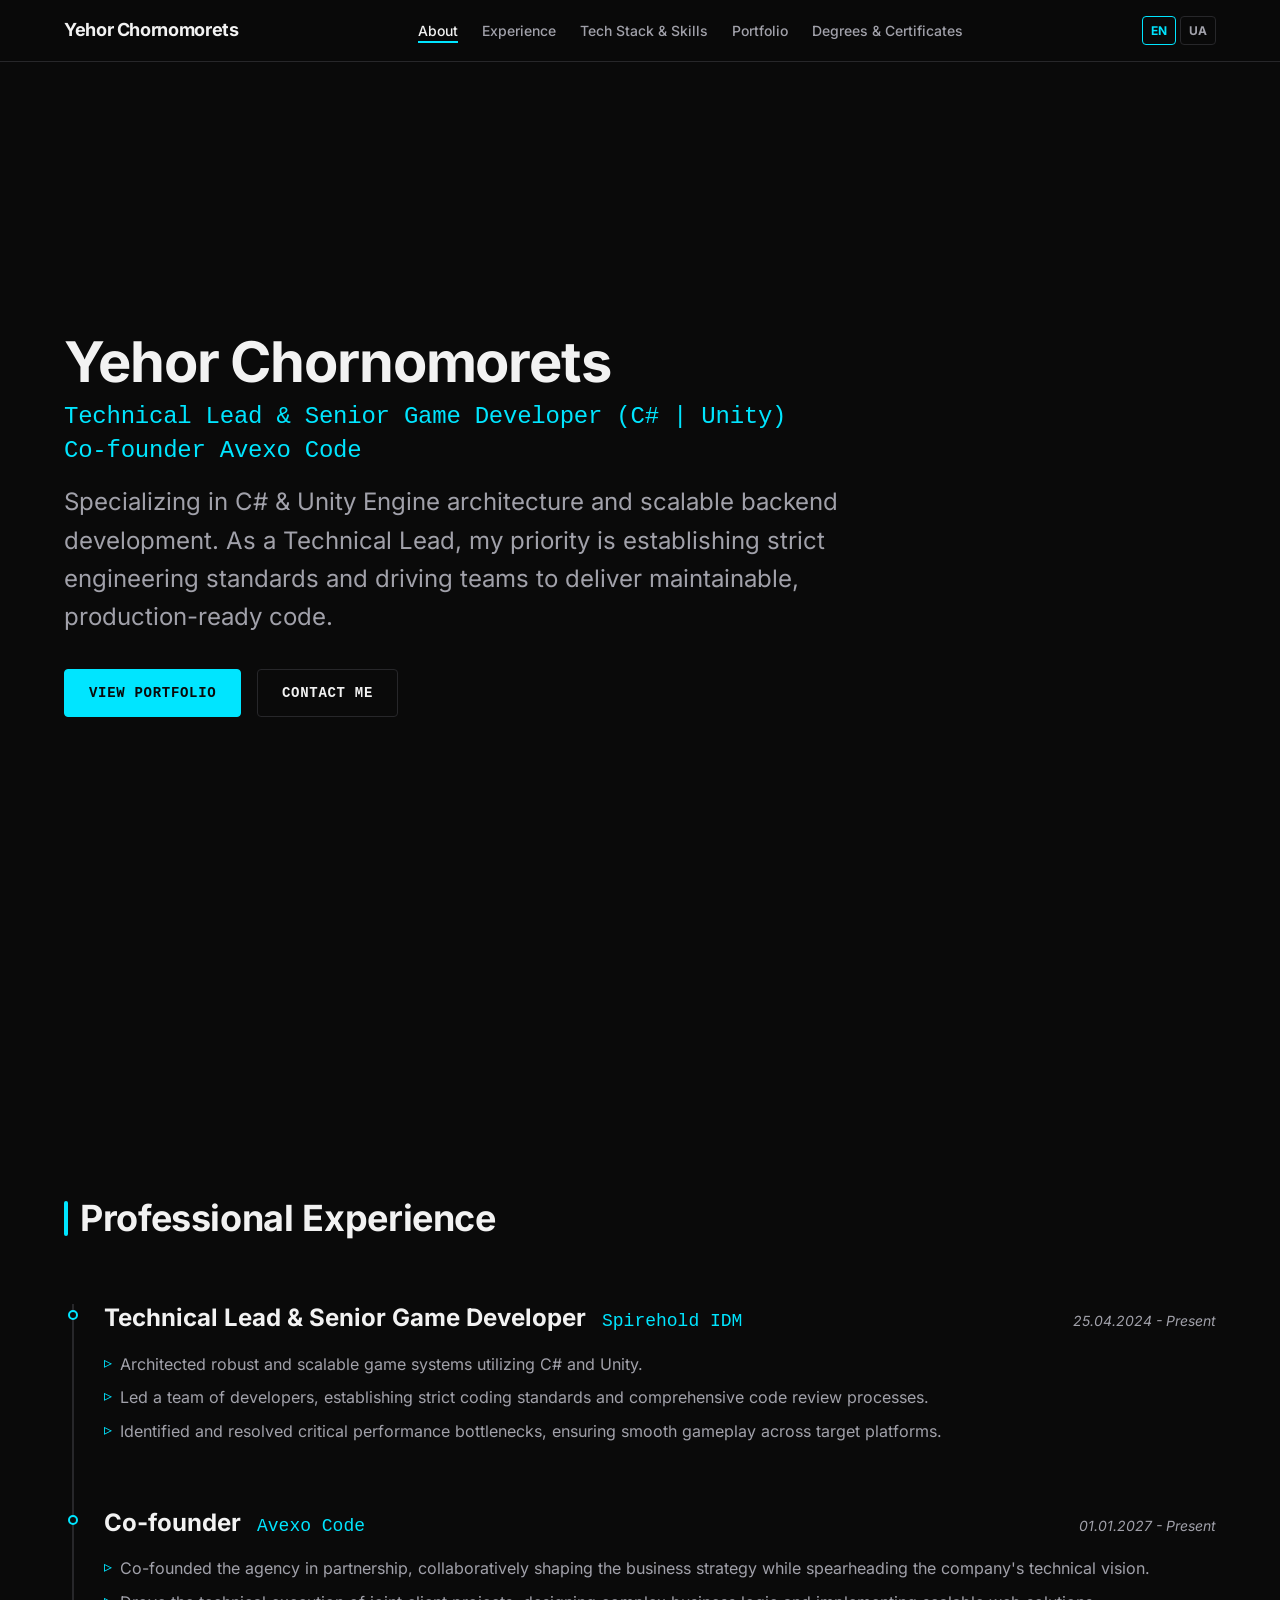
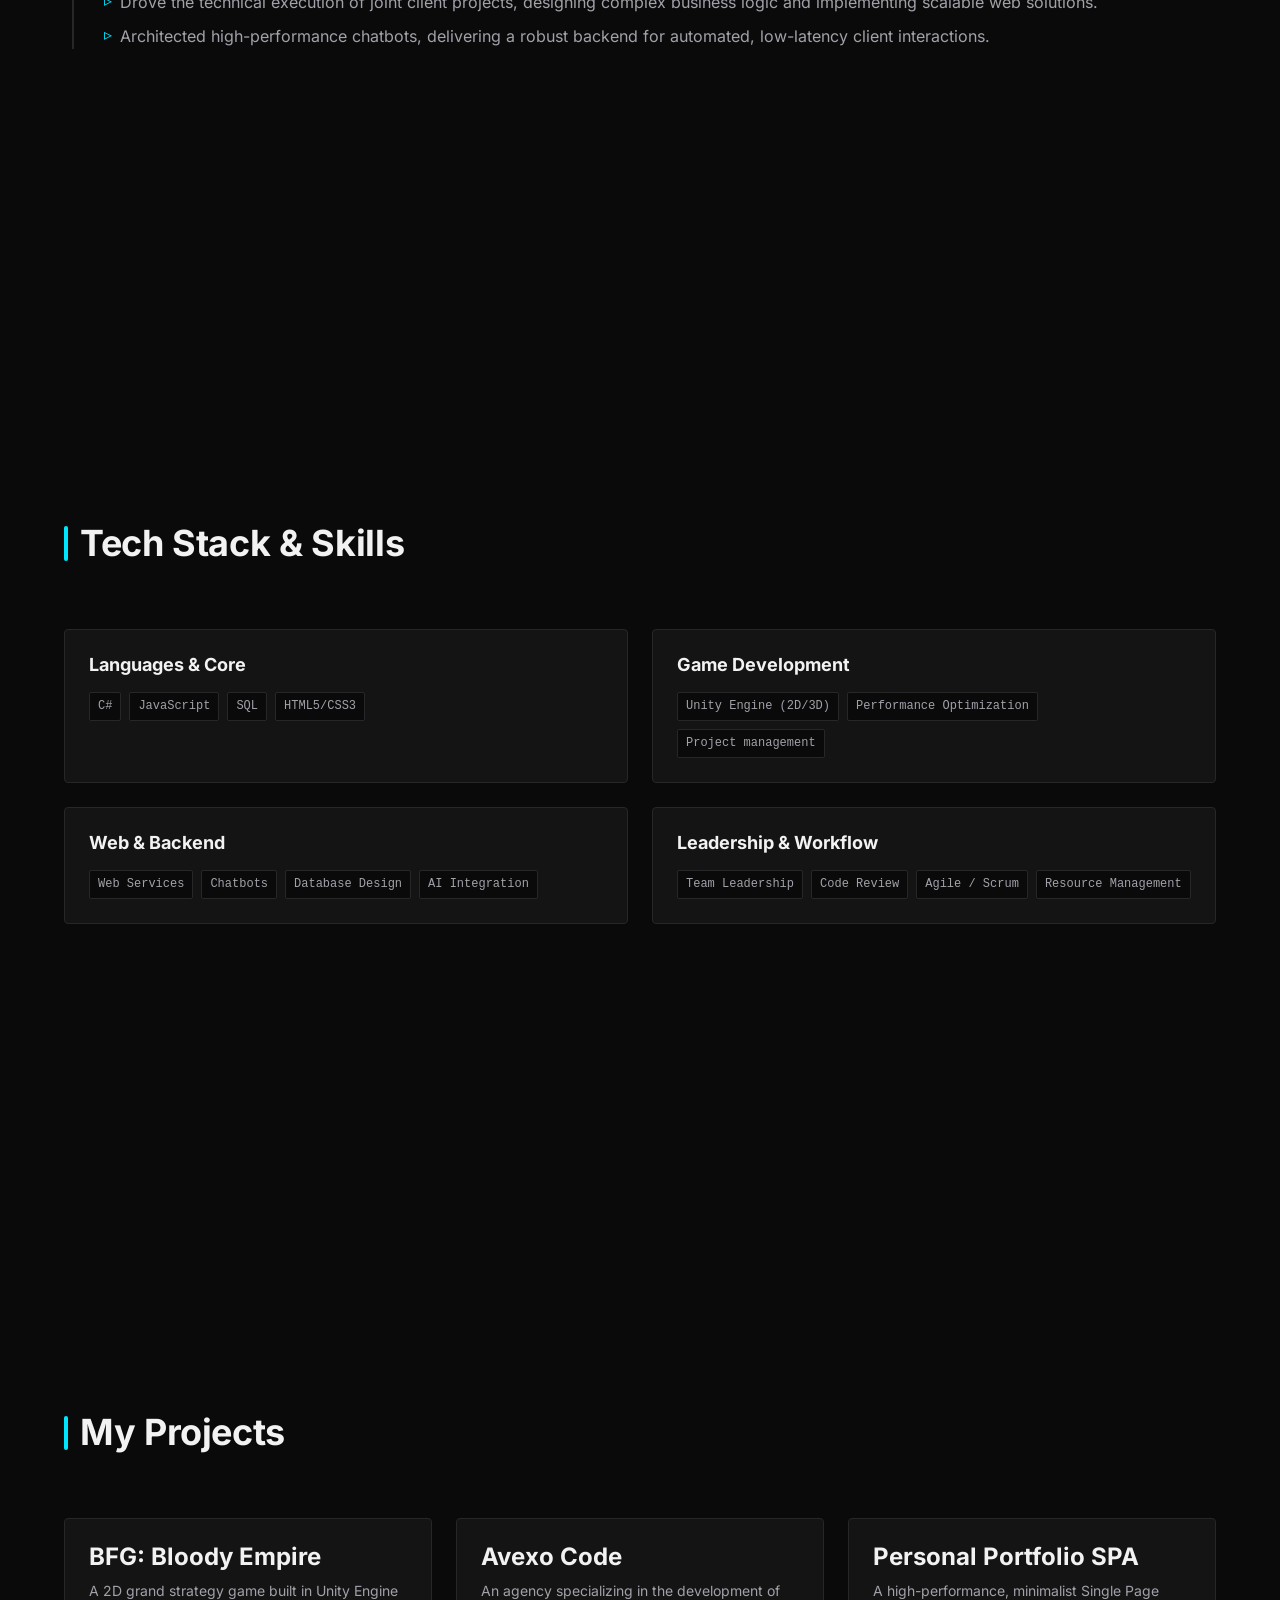
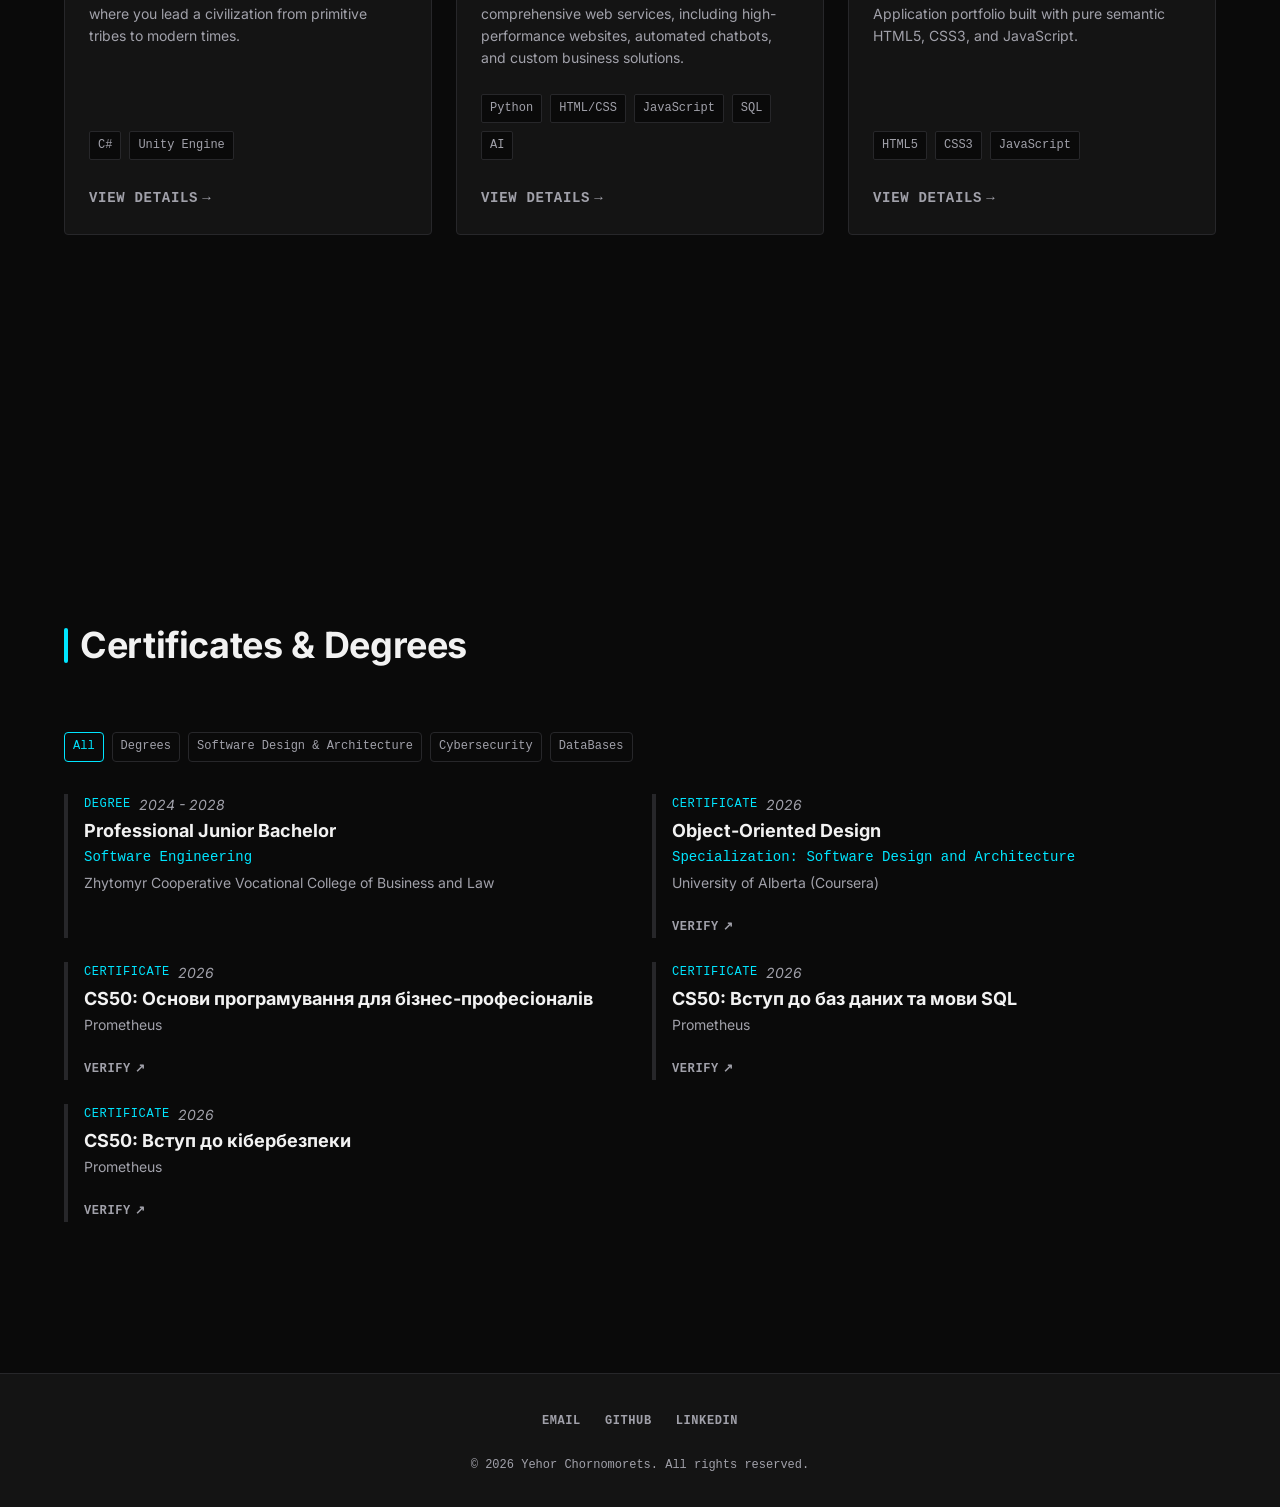
<file: index.html>
<!DOCTYPE html>
<html lang="en">
<head>
    <meta charset="UTF-8">
    <meta name="viewport" content="width=device-width, initial-scale=1.0">
    <meta name="description" content="Personal portfolio and interactive CV of Yehor Chornomorets, Technical Lead & Senior Game Developer (C# | Unity) at Spirehold IDM and Co-founder Avexo Code.">
    <title>Yehor Chornomorets | Technical Lead & Senior Game Developer (C# | Unity)</title>
    <link rel="stylesheet" href="assets/css/main.css">
    <link rel="stylesheet" href="assets/css/layout.css">
    <script src="assets/js/app.js" defer></script>
</head>
<body class="page">
    <header class="header">
        <div class="header__container">
            <a href="#" class="header__logo" aria-label="Go to homepage">Yehor Chornomorets</a>
            <nav class="header__nav nav" aria-label="Main navigation">
                <ul class="nav__list">
                    <li class="nav__item">
                        <a href="#about" class="nav__link">About</a>
                    </li>
                    <li class="nav__item">
                        <a href="#experience" class="nav__link">Experience</a>
                    </li>
                    <li class="nav__item">
                        <a href="#skills" class="nav__link">Tech Stack & Skills</a>
                    </li>
                    <li class="nav__item">
                        <a href="#portfolio" class="nav__link">Portfolio</a>
                    </li>
                    <li class="nav__item">
                        <a href="#certificates" class="nav__link">Degrees & Certificates</a>
                    </li>
                </ul>
            </nav>
            <div class="header__lang lang-switcher">
                <a href="/" class="lang-switcher__link is-active" aria-label="English version">EN</a>
                <a href="/ua/" class="lang-switcher__link" aria-label="Українська версія">UA</a>
            </div>
        </div>
    </header>

    <main class="main">
        <section id="about" class="section section--about">
            <div class="section__container">
                <div class="hero">
                    <h1 class="hero__title">Yehor Chornomorets</h1>
                    <h2 class="hero__subtitle">
                        Technical Lead & Senior Game Developer (C# | Unity)<br>
                        Co-founder Avexo Code
                    </h2>
                    <p class="hero__description">Specializing in C# & Unity Engine architecture and scalable backend development. As a Technical Lead, my priority is establishing strict engineering standards and driving teams to deliver maintainable, production-ready code.</p>
                    <div class="hero__actions">
                        <a href="#portfolio" class="button button--primary">View Portfolio</a>
                        <a href="mailto:yehor.personal.work@gmail.com" class="button button--secondary">Contact Me</a>
                    </div>
                </div>
            </div>
        </section>

        <section id="experience" class="section section--experience">
            <div class="section__container">
                <h2 class="section-title">Professional Experience</h2>
                <div class="timeline">
                    <article class="timeline__item">
                        <header class="timeline__header">
                            <h3 class="timeline__title">Technical Lead & Senior Game Developer</h3>
                            <span class="timeline__company">Spirehold IDM</span>
                            <time class="timeline__date">25.04.2024 - Present</time>
                        </header>
                        <ul class="timeline__list">
                            <li class="timeline__list-item">Architected robust and scalable game systems utilizing C# and Unity.</li>
                            <li class="timeline__list-item">Led a team of developers, establishing strict coding standards and comprehensive code review processes.</li>
                            <li class="timeline__list-item">Identified and resolved critical performance bottlenecks, ensuring smooth gameplay across target platforms.</li>
                        </ul>
                    </article>
                    <article class="timeline__item">
                        <header class="timeline__header">
                            <h3 class="timeline__title">Co-founder</h3>
                            <span class="timeline__company">Avexo Code</span>
                            <time class="timeline__date">01.01.2027 - Present</time>
                        </header>
                        <ul class="timeline__list">
                            <li class="timeline__list-item">Co-founded the agency in partnership, collaboratively shaping the business strategy while spearheading the company's technical vision.</li>
                            <li class="timeline__list-item">Drove the technical execution of joint client projects, designing complex business logic and implementing scalable web solutions.</li>
                            <li class="timeline__list-item">Architected high-performance chatbots, delivering a robust backend for automated, low-latency client interactions.</li>
                        </ul>
                    </article>
                </div>
            </div>
        </section>

        <section id="skills" class="section section--skills">
            <div class="section__container">
                <h2 class="section-title">Tech Stack & Skills</h2>
                <div class="skills-grid">
                    <article class="skill-card">
                        <h3 class="skill-card__title">Languages & Core</h3>
                        <ul class="skill-card__tags">
                            <li class="skill-card__tag">C#</li>
                            <li class="skill-card__tag">JavaScript</li>
                            <li class="skill-card__tag">SQL</li>
                            <li class="skill-card__tag">HTML5/CSS3</li>
                        </ul>
                    </article>
                    <article class="skill-card">
                        <h3 class="skill-card__title">Game Development</h3>
                        <ul class="skill-card__tags">
                            <li class="skill-card__tag">Unity Engine (2D/3D)</li>
                            <li class="skill-card__tag">Performance Optimization</li>
                            <li class="skill-card__tag">Project management</li>
                        </ul>
                    </article>
                    <article class="skill-card">
                        <h3 class="skill-card__title">Web & Backend</h3>
                        <ul class="skill-card__tags">
                            <li class="skill-card__tag">Web Services</li>
                            <li class="skill-card__tag">Chatbots</li>
                            <li class="skill-card__tag">Database Design</li>
                            <li class="skill-card__tag">AI Integration</li>
                        </ul>
                    </article>
                    <article class="skill-card">
                        <h3 class="skill-card__title">Leadership & Workflow</h3>
                        <ul class="skill-card__tags">
                            <li class="skill-card__tag">Team Leadership</li>
                            <li class="skill-card__tag">Code Review</li>
                            <li class="skill-card__tag">Agile / Scrum</li>
                            <li class="skill-card__tag">Resource Management</li>
                        </ul>
                    </article>
                </div>
            </div>
        </section>

        <section id="portfolio" class="section section--portfolio">
            <div class="section__container">
                <h2 class="section-title">My Projects</h2>
                <div class="portfolio-grid">
                    <article class="project-card">
                        <h3 class="project-card__title">BFG: Bloody Empire</h3>
                        <p class="project-card__description">A 2D grand strategy game built in Unity Engine where you lead a civilization from primitive tribes to modern times.</p>
                        <ul class="project-card__tags">
                            <li class="project-card__tag">C#</li>
                            <li class="project-card__tag">Unity Engine</li>
                        </ul>
                        <div class="project-card__links">
                            <a href="#" class="project-card__link">View Details</a>
                        </div>
                    </article>
                    <article class="project-card">
                        <h3 class="project-card__title">Avexo Code</h3>
                        <p class="project-card__description">An agency specializing in the development of comprehensive web services, including high-performance websites, automated chatbots, and custom business solutions.</p>
                        <ul class="project-card__tags">
                            <li class="project-card__tag">Python</li>
                            <li class="project-card__tag">HTML/CSS</li>
                            <li class="project-card__tag">JavaScript</li>
                            <li class="project-card__tag">SQL</li>
                            <li class="project-card__tag">AI</li>
                        </ul>
                        <div class="project-card__links">
                            <a href="#" class="project-card__link">View Details</a>
                        </div>
                    </article>
                    <article class="project-card">
                        <h3 class="project-card__title">Personal Portfolio SPA</h3>
                        <p class="project-card__description">A high-performance, minimalist Single Page Application portfolio built with pure semantic HTML5, CSS3, and JavaScript.</p>
                        <ul class="project-card__tags">
                            <li class="project-card__tag">HTML5</li>
                            <li class="project-card__tag">CSS3</li>
                            <li class="project-card__tag">JavaScript</li>
                        </ul>
                        <div class="project-card__links">
                            <a href="#" class="project-card__link">View Details</a>
                        </div>
                    </article>
                </div>
            </div>
        </section>

        <section id="certificates" class="section section--certificates">
            <div class="section__container">
                <h2 class="section-title">Certificates & Degrees</h2>
                <ul class="filter-nav">
                    <li><button class="filter-btn is-active" data-filter="all">All</button></li>
                    <li><button class="filter-btn" data-filter="degrees">Degrees</button></li>
                    <li><button class="filter-btn" data-filter="architecture">Software Design & Architecture</button></li>
                    <li><button class="filter-btn" data-filter="cybersecurity">Cybersecurity</button></li>
                    <li><button class="filter-btn" data-filter="databases">DataBases</button></li>
                </ul>

                <div class="edu-grid">
                    <article class="edu-item" data-category="degrees">
                        <div class="edu-item__meta">
                            <span class="edu-item__type">Degree</span>
                            <time class="edu-item__date">2024 - 2028</time>
                        </div>
                        <div class="edu-item__content">
                            <h3 class="edu-item__title">Professional Junior Bachelor</h3>
                            <span class="edu-item__specialty">Software Engineering</span>
                            <p class="edu-item__issuer">Zhytomyr Cooperative Vocational College of Business and Law</p>
                        </div>
                    </article>
                    
                    <article class="edu-item" data-category="architecture">
                        <div class="edu-item__meta">
                            <span class="edu-item__type">Certificate</span>
                            <time class="edu-item__date">2026</time>
                        </div>
                        <div class="edu-item__content">
                            <h3 class="edu-item__title">Object-Oriented Design</h3>
                            <span class="edu-item__specialty">Specialization: Software Design and Architecture</span>
                            <p class="edu-item__issuer">University of Alberta (Coursera)</p>
                            <a href="https://coursera.org/share/411d6013710b7db567fab989b98cc44f" target="_blank" rel="noopener noreferrer" class="edu-item__link">Verify</a>
                        </div>
                    </article>

                    <article class="edu-item" data-category="business">
                        <div class="edu-item__meta">
                            <span class="edu-item__type">Certificate</span>
                            <time class="edu-item__date">2026</time>
                        </div>
                        <div class="edu-item__content">
                            <h3 class="edu-item__title">CS50: Основи програмування для бізнес-професіоналів</h3>
                            <p class="edu-item__issuer">Prometheus</p>
                            <a href="https://certs.prometheus.org.ua/cert/a83e33aa41ab43c996cd6b8449447544" target="_blank" rel="noopener noreferrer" class="edu-item__link">Verify</a>
                        </div>
                    </article>
                    
                    <article class="edu-item" data-category="databases">
                        <div class="edu-item__meta">
                            <span class="edu-item__type">Certificate</span>
                            <time class="edu-item__date">2026</time>
                        </div>
                        <div class="edu-item__content">
                            <h3 class="edu-item__title">CS50: Вступ до баз даних та мови SQL</h3>
                            <p class="edu-item__issuer">Prometheus</p>
                            <a href="https://certs.prometheus.org.ua/cert/cc854e6fa4d648018ada371a29d35f56" target="_blank" rel="noopener noreferrer" class="edu-item__link">Verify</a>
                        </div>
                    </article>
                    
                    <article class="edu-item" data-category="cybersecurity">
                        <div class="edu-item__meta">
                            <span class="edu-item__type">Certificate</span>
                            <time class="edu-item__date">2026</time>
                        </div>
                        <div class="edu-item__content">
                            <h3 class="edu-item__title">CS50: Вступ до кібербезпеки</h3>
                            <p class="edu-item__issuer">Prometheus</p>
                            <a href="https://certs.prometheus.org.ua/cert/ce2f8d2b2a534865860c3b58598f7688" target="_blank" rel="noopener noreferrer" class="edu-item__link">Verify</a>
                        </div>
                    </article>
                </div>
            </div>
        </section>
    </main>

    <footer class="footer">
        <div class="footer__container">
            <ul class="footer__social social">
                <li class="social__item">
                    <a href="mailto:yehor.personal.work@gmail.com" class="social__link" aria-label="Send an email">Email</a>
                </li>
                <li class="social__item">
                    <a href="https://github.com/0-Mariortizz-0" class="social__link" target="_blank" rel="noopener noreferrer" aria-label="Visit GitHub profile">GitHub</a>
                </li>
                <li class="social__item">
                    <a href="https://www.linkedin.com/in/yco/" class="social__link" target="_blank" rel="noopener noreferrer" aria-label="Visit LinkedIn profile">LinkedIn</a>
                </li>
            </ul>
            <p class="footer__copyright">© 2026 Yehor Chornomorets. All rights reserved.</p>
        </div>
    </footer>
</body>
</html>
</file>
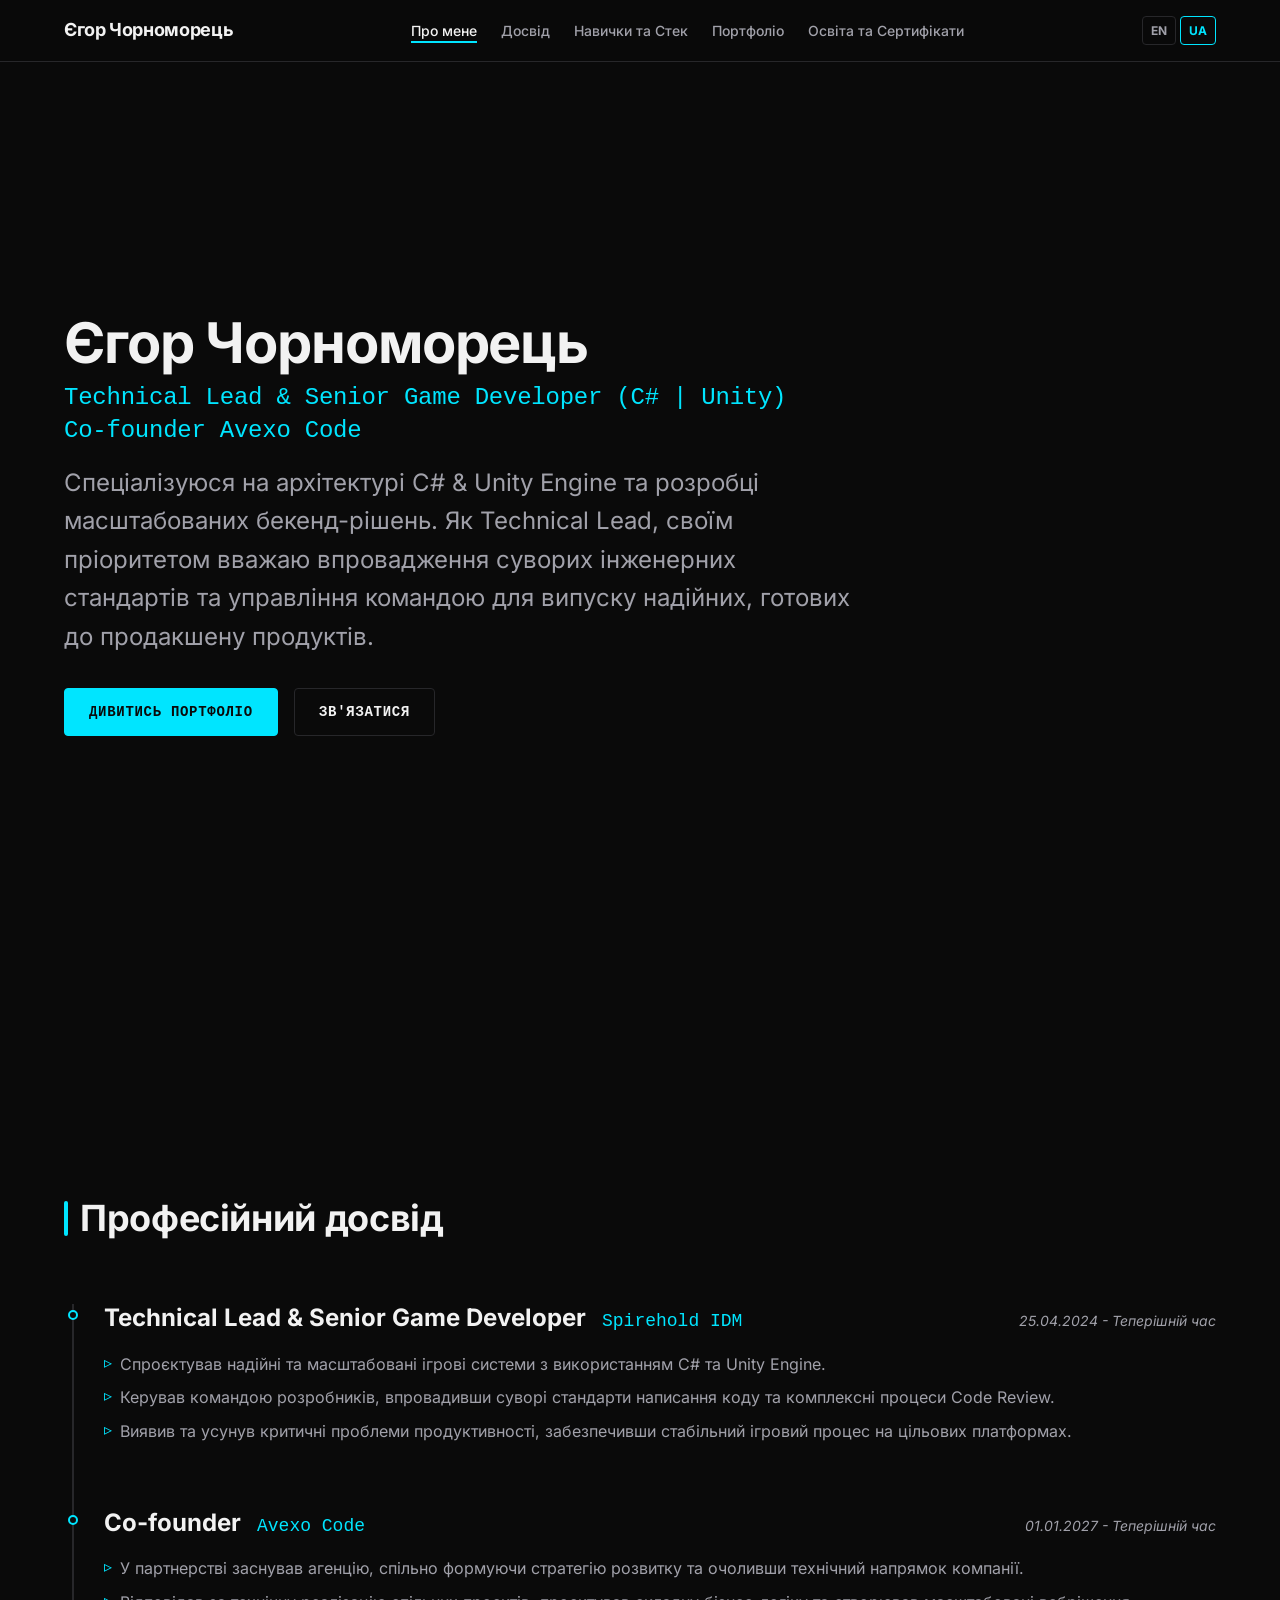
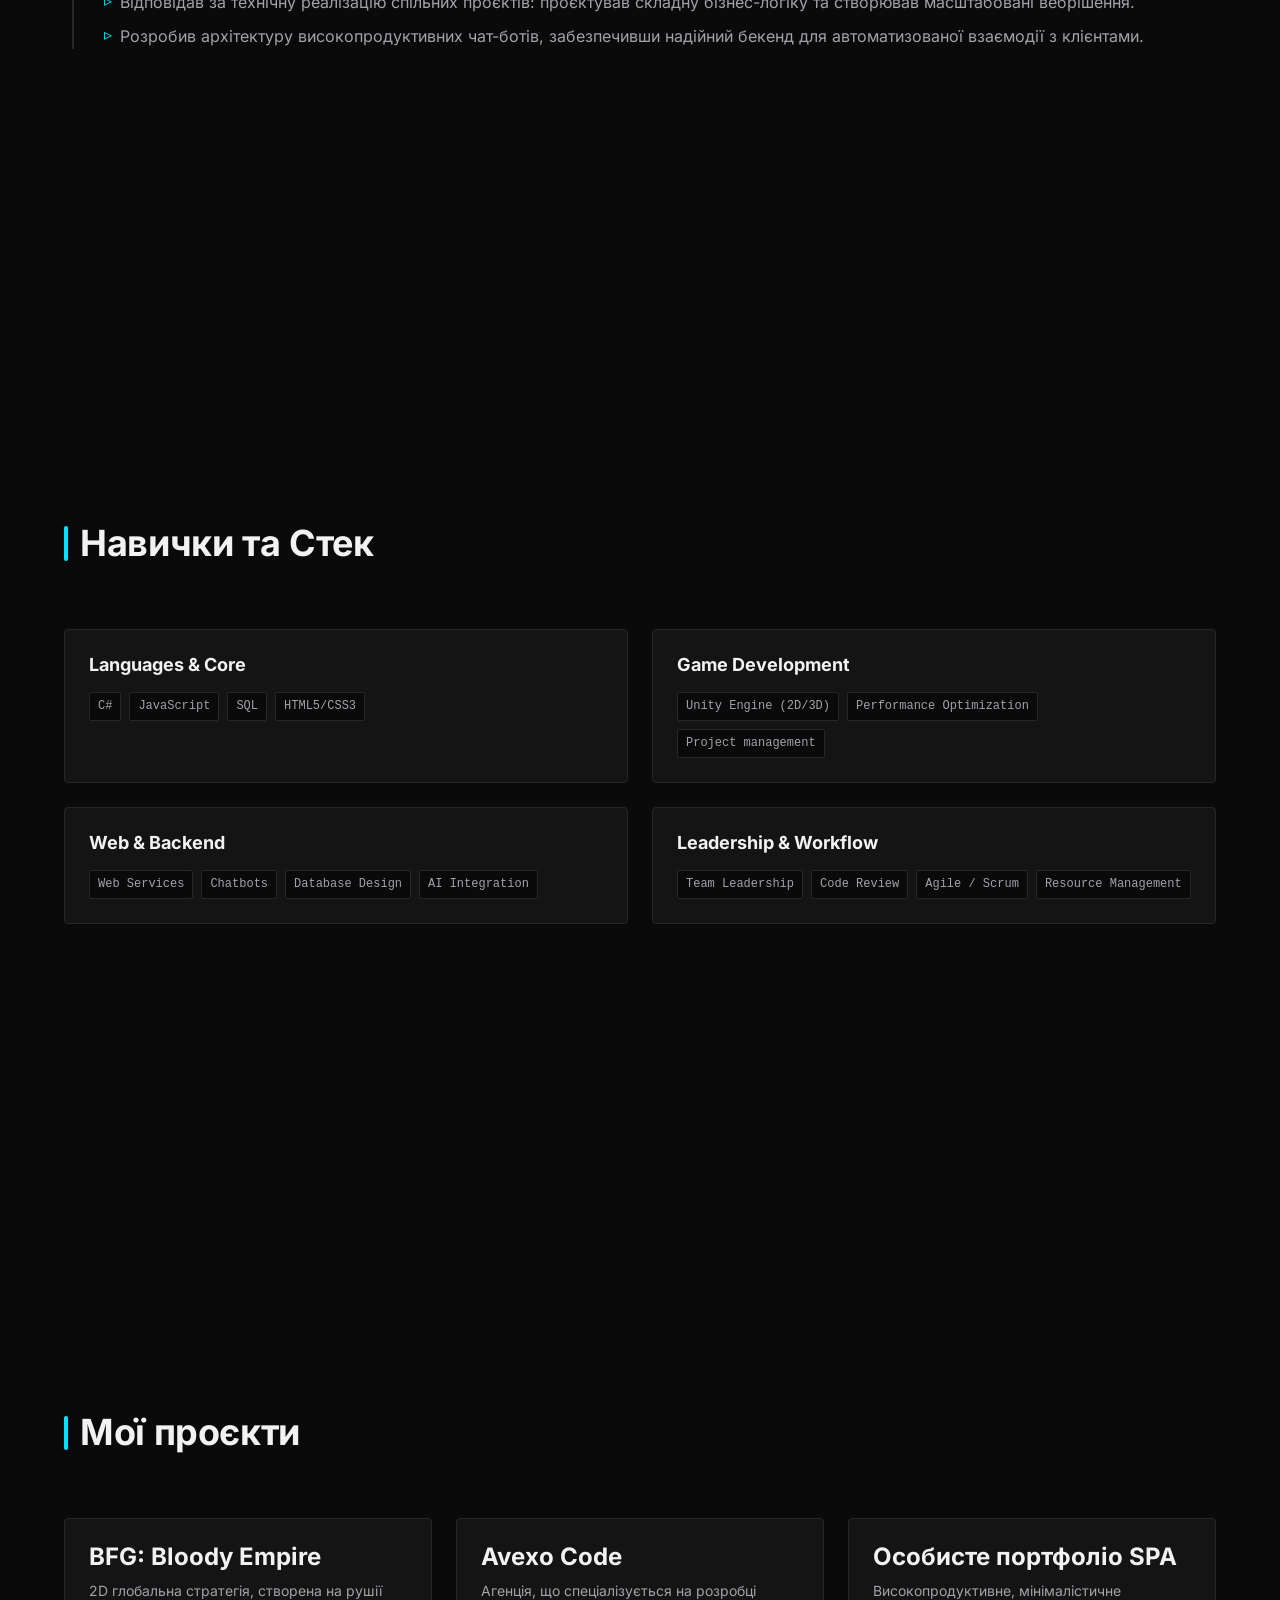
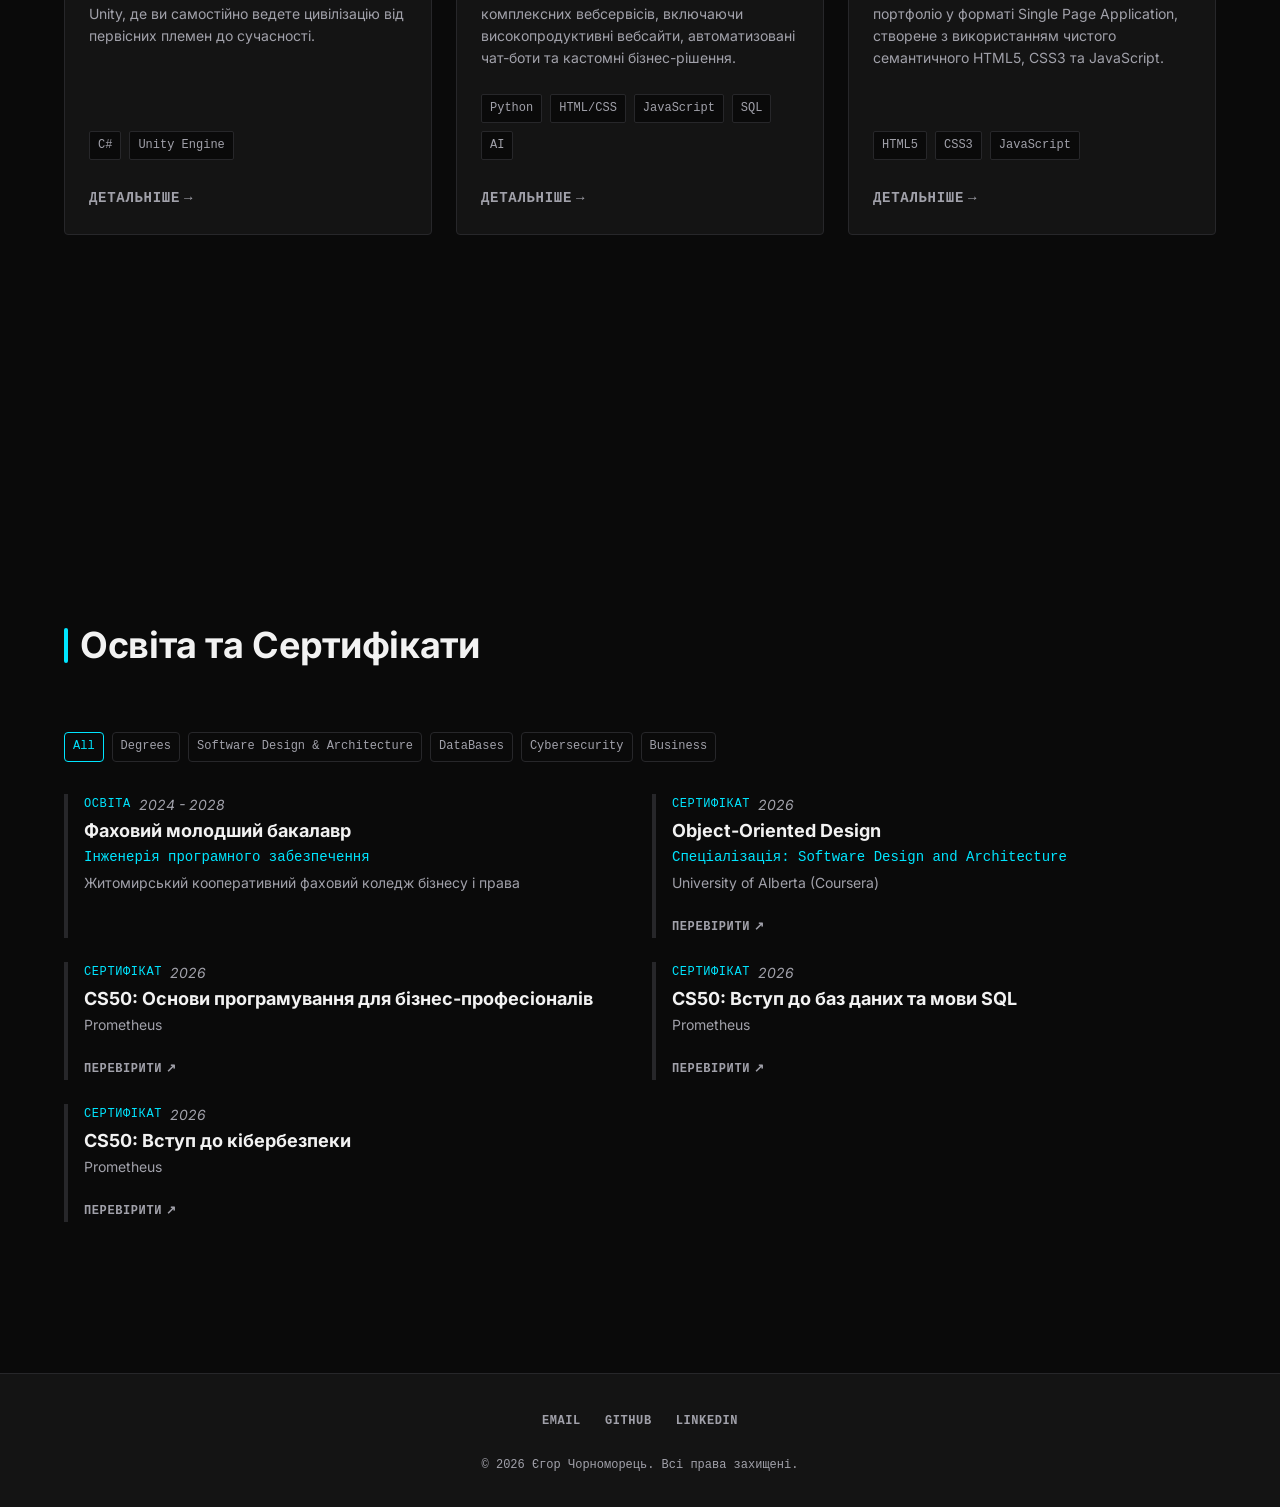
<file: ua/index.html>
<!DOCTYPE html>
<html lang="uk">
<head>
    <meta charset="UTF-8">
    <meta name="viewport" content="width=device-width, initial-scale=1.0">
    <meta name="description" content="Особисте портфоліо та інтерактивне резюме Єгора Чорноморця, Technical Lead & Senior Game Developer (C# | Unity) у Spirehold IDM та Co-founder Avexo Code.">
    <title>Єгор Чорноморець | Technical Lead & Senior Game Developer (C# | Unity)</title>
    <link rel="stylesheet" href="../assets/css/main.css">
    <link rel="stylesheet" href="../assets/css/layout.css">
    <script src="../assets/js/app.js" defer></script>
</head>
<body class="page">
    <header class="header">
        <div class="header__container">
            <a href="#" class="header__logo" aria-label="На головну">Єгор Чорноморець</a>
            <nav class="header__nav nav" aria-label="Головна навігація">
                <ul class="nav__list">
                    <li class="nav__item">
                        <a href="#about" class="nav__link">Про мене</a>
                    </li>
                    <li class="nav__item">
                        <a href="#experience" class="nav__link">Досвід</a>
                    </li>
                    <li class="nav__item">
                        <a href="#skills" class="nav__link">Навички та Стек</a>
                    </li>
                    <li class="nav__item">
                        <a href="#portfolio" class="nav__link">Портфоліо</a>
                    </li>
                    <li class="nav__item">
                        <a href="#certificates" class="nav__link">Освіта та Сертифікати</a>
                    </li>
                </ul>
            </nav>
            <div class="header__lang lang-switcher">
                <a href="/" class="lang-switcher__link" aria-label="English version">EN</a>
                <a href="/ua/" class="lang-switcher__link is-active" aria-label="Українська версія">UA</a>
            </div>
        </div>
    </header>

    <main class="main">
        <section id="about" class="section section--about">
            <div class="section__container">
                <div class="hero">
                    <h1 class="hero__title">Єгор Чорноморець</h1>
                    <h2 class="hero__subtitle">
                        Technical Lead & Senior Game Developer (C# | Unity)<br>
                        Co-founder Avexo Code
                    </h2>
                    <p class="hero__description">Спеціалізуюся на архітектурі C# & Unity Engine та розробці масштабованих бекенд-рішень. Як Technical Lead, своїм пріоритетом вважаю впровадження суворих інженерних стандартів та управління командою для випуску надійних, готових до продакшену продуктів.</p>
                    <div class="hero__actions">
                        <a href="#portfolio" class="button button--primary">Дивитись Портфоліо</a>
                        <a href="mailto:yehor.personal.work@gmail.com" class="button button--secondary">Зв'язатися</a>
                    </div>
                </div>
            </div>
        </section>

        <section id="experience" class="section section--experience">
            <div class="section__container">
                <h2 class="section-title">Професійний досвід</h2>
                <div class="timeline">
                    <article class="timeline__item">
                        <header class="timeline__header">
                            <h3 class="timeline__title">Technical Lead & Senior Game Developer</h3>
                            <span class="timeline__company">Spirehold IDM</span>
                            <time class="timeline__date">25.04.2024 - Теперішній час</time>
                        </header>
                        <ul class="timeline__list">
                            <li class="timeline__list-item">Спроєктував надійні та масштабовані ігрові системи з використанням C# та Unity Engine.</li>
                            <li class="timeline__list-item">Керував командою розробників, впровадивши суворі стандарти написання коду та комплексні процеси Code Review.</li>
                            <li class="timeline__list-item">Виявив та усунув критичні проблеми продуктивності, забезпечивши стабільний ігровий процес на цільових платформах.</li>
                        </ul>
                    </article>
                    <article class="timeline__item">
                        <header class="timeline__header">
                            <h3 class="timeline__title">Co-founder</h3>
                            <span class="timeline__company">Avexo Code</span>
                            <time class="timeline__date">01.01.2027 - Теперішній час</time>
                        </header>
                        <ul class="timeline__list">
                            <li class="timeline__list-item">У партнерстві заснував агенцію, спільно формуючи стратегію розвитку та очоливши технічний напрямок компанії.</li>
                            <li class="timeline__list-item">Відповідав за технічну реалізацію спільних проєктів: проєктував складну бізнес-логіку та створював масштабовані вебрішення.</li>
                            <li class="timeline__list-item">Розробив архітектуру високопродуктивних чат-ботів, забезпечивши надійний бекенд для автоматизованої взаємодії з клієнтами.</li>
                        </ul>
                    </article>
                </div>
            </div>
        </section>

        <section id="skills" class="section section--skills">
            <div class="section__container">
                <h2 class="section-title">Навички та Стек</h2>
                <div class="skills-grid">
                    <article class="skill-card">
                        <h3 class="skill-card__title">Languages & Core</h3>
                        <ul class="skill-card__tags">
                            <li class="skill-card__tag">C#</li>
                            <li class="skill-card__tag">JavaScript</li>
                            <li class="skill-card__tag">SQL</li>
                            <li class="skill-card__tag">HTML5/CSS3</li>
                        </ul>
                    </article>
                    <article class="skill-card">
                        <h3 class="skill-card__title">Game Development</h3>
                        <ul class="skill-card__tags">
                            <li class="skill-card__tag">Unity Engine (2D/3D)</li>
                            <li class="skill-card__tag">Performance Optimization</li>
                            <li class="skill-card__tag">Project management</li>
                        </ul>
                    </article>
                    <article class="skill-card">
                        <h3 class="skill-card__title">Web & Backend</h3>
                        <ul class="skill-card__tags">
                            <li class="skill-card__tag">Web Services</li>
                            <li class="skill-card__tag">Chatbots</li>
                            <li class="skill-card__tag">Database Design</li>
                            <li class="skill-card__tag">AI Integration</li>
                        </ul>
                    </article>
                    <article class="skill-card">
                        <h3 class="skill-card__title">Leadership & Workflow</h3>
                        <ul class="skill-card__tags">
                            <li class="skill-card__tag">Team Leadership</li>
                            <li class="skill-card__tag">Code Review</li>
                            <li class="skill-card__tag">Agile / Scrum</li>
                            <li class="skill-card__tag">Resource Management</li>
                        </ul>
                    </article>
                </div>
            </div>
        </section>

        <section id="portfolio" class="section section--portfolio">
            <div class="section__container">
                <h2 class="section-title">Мої проєкти</h2>
                <div class="portfolio-grid">
                    <article class="project-card">
                        <h3 class="project-card__title">BFG: Bloody Empire</h3>
                        <p class="project-card__description">2D глобальна стратегія, створена на рушії Unity, де ви самостійно ведете цивілізацію від первісних племен до сучасності.</p>
                        <ul class="project-card__tags">
                            <li class="project-card__tag">C#</li>
                            <li class="project-card__tag">Unity Engine</li>
                        </ul>
                        <div class="project-card__links">
                            <a href="#" class="project-card__link">Детальніше</a>
                        </div>
                    </article>
                    <article class="project-card">
                        <h3 class="project-card__title">Avexo Code</h3>
                        <p class="project-card__description">Агенція, що спеціалізується на розробці комплексних вебсервісів, включаючи високопродуктивні вебсайти, автоматизовані чат-боти та кастомні бізнес-рішення.</p>
                        <ul class="project-card__tags">
                            <li class="project-card__tag">Python</li>
                            <li class="project-card__tag">HTML/CSS</li>
                            <li class="project-card__tag">JavaScript</li>
                            <li class="project-card__tag">SQL</li>
                            <li class="project-card__tag">AI</li>
                        </ul>
                        <div class="project-card__links">
                            <a href="#" class="project-card__link">Детальніше</a>
                        </div>
                    </article>
                    <article class="project-card">
                        <h3 class="project-card__title">Особисте портфоліо SPA</h3>
                        <p class="project-card__description">Високопродуктивне, мінімалістичне портфоліо у форматі Single Page Application, створене з використанням чистого семантичного HTML5, CSS3 та JavaScript.</p>
                        <ul class="project-card__tags">
                            <li class="project-card__tag">HTML5</li>
                            <li class="project-card__tag">CSS3</li>
                            <li class="project-card__tag">JavaScript</li>
                        </ul>
                        <div class="project-card__links">
                            <a href="#" class="project-card__link">Детальніше</a>
                        </div>
                    </article>
                </div>
            </div>
        </section>

        <section id="certificates" class="section section--certificates">
            <div class="section__container">
                <h2 class="section-title">Освіта та Сертифікати</h2>
                <ul class="filter-nav">
                    <li><button class="filter-btn is-active" data-filter="all">All</button></li>
                    <li><button class="filter-btn" data-filter="degrees">Degrees</button></li>
                    <li><button class="filter-btn" data-filter="architecture">Software Design & Architecture</button></li>
                    <li><button class="filter-btn" data-filter="databases">DataBases</button></li>
                    <li><button class="filter-btn" data-filter="cybersecurity">Cybersecurity</button></li>
                    <li><button class="filter-btn" data-filter="business">Business</button></li>
                </ul>

                <div class="edu-grid">
                    <article class="edu-item" data-category="degrees">
                        <div class="edu-item__meta">
                            <span class="edu-item__type">Освіта</span>
                            <time class="edu-item__date">2024 - 2028</time>
                        </div>
                        <div class="edu-item__content">
                            <h3 class="edu-item__title">Фаховий молодший бакалавр</h3>
                            <span class="edu-item__specialty">Інженерія програмного забезпечення</span>
                            <p class="edu-item__issuer">Житомирський кооперативний фаховий коледж бізнесу і права</p>
                        </div>
                    </article>
                    
                    <article class="edu-item" data-category="architecture">
                        <div class="edu-item__meta">
                            <span class="edu-item__type">Сертифікат</span>
                            <time class="edu-item__date">2026</time>
                        </div>
                        <div class="edu-item__content">
                            <h3 class="edu-item__title">Object-Oriented Design</h3>
                            <span class="edu-item__specialty">Спеціалізація: Software Design and Architecture</span>
                            <p class="edu-item__issuer">University of Alberta (Coursera)</p>
                            <a href="https://coursera.org/share/411d6013710b7db567fab989b98cc44f" target="_blank" rel="noopener noreferrer" class="edu-item__link">Перевірити</a>
                        </div>
                    </article>
                    
                    <article class="edu-item" data-category="business">
                        <div class="edu-item__meta">
                            <span class="edu-item__type">Сертифікат</span>
                            <time class="edu-item__date">2026</time>
                        </div>
                        <div class="edu-item__content">
                            <h3 class="edu-item__title">CS50: Основи програмування для бізнес-професіоналів</h3>
                            <p class="edu-item__issuer">Prometheus</p>
                            <a href="https://certs.prometheus.org.ua/cert/a83e33aa41ab43c996cd6b8449447544" target="_blank" rel="noopener noreferrer" class="edu-item__link">Перевірити</a>
                        </div>
                    </article>
                    
                    <article class="edu-item" data-category="databases">
                        <div class="edu-item__meta">
                            <span class="edu-item__type">Сертифікат</span>
                            <time class="edu-item__date">2026</time>
                        </div>
                        <div class="edu-item__content">
                            <h3 class="edu-item__title">CS50: Вступ до баз даних та мови SQL</h3>
                            <p class="edu-item__issuer">Prometheus</p>
                            <a href="https://certs.prometheus.org.ua/cert/cc854e6fa4d648018ada371a29d35f56" target="_blank" rel="noopener noreferrer" class="edu-item__link">Перевірити</a>
                        </div>
                    </article>
                    
                    <article class="edu-item" data-category="cybersecurity">
                        <div class="edu-item__meta">
                            <span class="edu-item__type">Сертифікат</span>
                            <time class="edu-item__date">2026</time>
                        </div>
                        <div class="edu-item__content">
                            <h3 class="edu-item__title">CS50: Вступ до кібербезпеки</h3>
                            <p class="edu-item__issuer">Prometheus</p>
                            <a href="https://certs.prometheus.org.ua/cert/ce2f8d2b2a534865860c3b58598f7688" target="_blank" rel="noopener noreferrer" class="edu-item__link">Перевірити</a>
                        </div>
                    </article>
                </div>
            </div>
        </section>
    </main>

    <footer class="footer">
        <div class="footer__container">
            <ul class="footer__social social">
                <li class="social__item">
                    <a href="mailto:yehor.personal.work@gmail.com" class="social__link" aria-label="Надіслати email">Email</a>
                </li>
                <li class="social__item">
                    <a href="https://github.com/0-Mariortizz-0" class="social__link" target="_blank" rel="noopener noreferrer" aria-label="Відвідати профіль GitHub">GitHub</a>
                </li>
                <li class="social__item">
                    <a href="https://www.linkedin.com/in/yco/" class="social__link" target="_blank" rel="noopener noreferrer" aria-label="Відвідати профіль LinkedIn">LinkedIn</a>
                </li>
            </ul>
            <p class="footer__copyright">© 2026 Єгор Чорноморець. Всі права захищені.</p>
        </div>
    </footer>
</body>
</html>
</file>
<file: assets/css/main.css>
@font-face {
    font-display: swap;
    font-family: 'Inter';
    font-style: normal;
    font-weight: 400;
    src: url('../fonts/inter-v20-cyrillic_latin-regular.woff2') format('woff2');
}

@font-face {
    font-display: swap;
    font-family: 'Inter';
    font-style: italic;
    font-weight: 400;
    src: url('../fonts/inter-v20-cyrillic_latin-italic.woff2') format('woff2');
}

@font-face {
    font-display: swap;
    font-family: 'Inter';
    font-style: normal;
    font-weight: 500;
    src: url('../fonts/inter-v20-cyrillic_latin-500.woff2') format('woff2');
}

@font-face {
    font-display: swap;
    font-family: 'Inter';
    font-style: normal;
    font-weight: 700;
    src: url('../fonts/inter-v20-cyrillic_latin-700.woff2') format('woff2');
}

:root {
    --color-bg-base: #0a0a0a;
    --color-bg-surface: #141414;
    --color-text-primary: #f2f2f2;
    --color-text-secondary: #a1a1aa;
    --color-accent: #00e5ff;
    --color-accent-hover: #00b3cc;
    --color-border: #27272a;
    --font-family-base: 'Inter', system-ui, -apple-system, BlinkMacSystemFont, 'Segoe UI', Roboto, Oxygen, Ubuntu, Cantarell, 'Open Sans', 'Helvetica Neue', sans-serif;
    --font-family-mono: 'JetBrains Mono', 'Fira Code', Consolas, Monaco, 'Andale Mono', 'Ubuntu Mono', monospace;
    --font-size-xs: 0.75rem;
    --font-size-sm: 0.875rem;
    --font-size-base: 1rem;
    --font-size-md: 1.125rem;
    --font-size-lg: 1.5rem;
    --font-size-xl: 2.25rem;
    --font-size-xxl: 3.5rem;
    --font-weight-regular: 400;
    --font-weight-medium: 500;
    --font-weight-bold: 700;
    --line-height-body: 1.6;
    --line-height-heading: 1.2;
    --space-xs: 0.25rem;
    --space-sm: 0.5rem;
    --space-md: 1rem;
    --space-lg: 1.5rem;
    --space-xl: 2rem;
    --space-xxl: 4rem;
    --space-section: 8rem;
    --transition-fast: 0.15s cubic-bezier(0.16, 1, 0.3, 1);
    --transition-smooth: 0.3s cubic-bezier(0.4, 0, 0.2, 1);
}

*,
*::before,
*::after {
    box-sizing: border-box;
    margin: 0;
    padding: 0;
}

html {
    scroll-behavior: smooth;
    font-size: 100%;
    -webkit-text-size-adjust: 100%;
}

body {
    background-color: var(--color-bg-base);
    color: var(--color-text-primary);
    font-family: var(--font-family-base);
    font-size: var(--font-size-base);
    line-height: var(--line-height-body);
    font-weight: var(--font-weight-regular);
    -webkit-font-smoothing: antialiased;
    -moz-osx-font-smoothing: grayscale;
    text-rendering: optimizeLegibility;
}

img,
picture,
video,
canvas,
svg {
    display: block;
    max-width: 100%;
    height: auto;
}

input,
button,
textarea,
select {
    font: inherit;
    color: inherit;
    background: none;
    border: none;
}

ul,
ol {
    list-style: none;
}

a {
    text-decoration: none;
    color: inherit;
    transition: color var(--transition-fast);
}

h1,
h2,
h3,
h4,
h5,
h6 {
    color: var(--color-text-primary);
    font-weight: var(--font-weight-bold);
    line-height: var(--line-height-heading);
    overflow-wrap: break-word;
}

h1 {
    font-size: var(--font-size-xxl);
    letter-spacing: -0.02em;
}

h2 {
    font-size: var(--font-size-xl);
    letter-spacing: -0.01em;
}

h3 {
    font-size: var(--font-size-lg);
}

p {
    color: var(--color-text-secondary);
    margin-bottom: var(--space-md);
    max-width: 65ch;
}

    p:last-child {
        margin-bottom: 0;
    }

a.text-link {
    color: var(--color-accent);
    position: relative;
}

    a.text-link:hover,
    a.text-link:focus-visible {
        color: var(--color-accent-hover);
    }

::selection {
    background-color: var(--color-accent);
    color: var(--color-bg-base);
}
</file>
<file: assets/css/layout.css>
.header {
    position: fixed;
    top: 0;
    left: 0;
    width: 100%;
    z-index: 1000;
    background-color: rgba(10, 10, 10, 0.85);
    backdrop-filter: blur(12px);
    -webkit-backdrop-filter: blur(12px);
    border-bottom: 1px solid var(--color-border);
}

.header__container {
    display: flex;
    align-items: center;
    justify-content: space-between;
    flex-wrap: wrap;
    gap: var(--space-md);
    width: 100%;
    max-width: 1200px;
    margin: 0 auto;
    padding: var(--space-md);
}

.header__logo {
    font-weight: var(--font-weight-bold);
    font-size: var(--font-size-md);
    color: var(--color-text-primary);
    letter-spacing: -0.02em;
    white-space: nowrap;
}

.nav {
    order: 3;
    width: 100%;
    overflow-x: auto;
}

.nav__list {
    display: flex;
    align-items: center;
    gap: var(--space-md);
}

.nav__link {
    font-size: var(--font-size-sm);
    font-weight: var(--font-weight-medium);
    color: var(--color-text-secondary);
    position: relative;
    padding: var(--space-xs) 0;
    white-space: nowrap;
}

    .nav__link::after {
        content: '';
        position: absolute;
        bottom: 0;
        left: 0;
        width: 100%;
        height: 2px;
        background-color: var(--color-accent);
        transform: scaleX(0);
        transform-origin: right;
        transition: transform var(--transition-smooth);
    }

    .nav__link:hover,
    .nav__link:focus-visible,
    .nav__link.is-active {
        color: var(--color-text-primary);
    }

        .nav__link:hover::after,
        .nav__link:focus-visible::after,
        .nav__link.is-active::after {
            transform: scaleX(1);
            transform-origin: left;
        }

.lang-switcher {
    order: 2;
    display: flex;
    gap: var(--space-xs);
}

.lang-switcher__link {
    font-size: var(--font-size-xs);
    font-weight: var(--font-weight-bold);
    color: var(--color-text-secondary);
    padding: var(--space-xs) var(--space-sm);
    border: 1px solid var(--color-border);
    border-radius: 4px;
    transition: all var(--transition-fast);
}

    .lang-switcher__link:hover,
    .lang-switcher__link:focus-visible,
    .lang-switcher__link.is-active {
        color: var(--color-accent);
        border-color: var(--color-accent);
    }

.main {
    padding-top: 116px;
}

.section {
    min-height: 100vh;
    display: flex;
    flex-direction: column;
    justify-content: center;
    padding: var(--space-section) 0;
}

.section__container {
    width: 100%;
    max-width: 1200px;
    margin: 0 auto;
    padding: 0 var(--space-md);
}

.footer {
    padding: var(--space-xl) 0;
    background-color: var(--color-bg-surface);
    border-top: 1px solid var(--color-border);
}

.footer__container {
    display: flex;
    flex-direction: column;
    justify-content: center;
    align-items: center;
    width: 100%;
    max-width: 1200px;
    margin: 0 auto;
    padding: 0 var(--space-md);
}

.social {
    display: flex;
    align-items: center;
    flex-wrap: wrap;
    justify-content: center;
    gap: var(--space-lg);
}

.social__link {
    font-size: var(--font-size-xs);
    font-weight: var(--font-weight-bold);
    color: var(--color-text-secondary);
    font-family: var(--font-family-mono);
    text-transform: uppercase;
    letter-spacing: 0.05em;
    display: inline-block;
    transition: color var(--transition-fast), transform var(--transition-fast);
}

    .social__link:hover,
    .social__link:focus-visible {
        color: var(--color-accent);
        transform: translateY(-2px);
    }

.footer__copyright {
    font-size: var(--font-size-xs);
    color: var(--color-text-secondary);
    text-align: center;
    margin-top: var(--space-lg);
    font-family: var(--font-family-mono);
}

@media (min-width: 768px) {
    .header__container {
        flex-wrap: nowrap;
        padding: var(--space-md) var(--space-lg);
    }

    .nav {
        order: 2;
        width: auto;
        overflow-x: visible;
    }

    .lang-switcher {
        order: 3;
    }

    .nav__list {
        gap: var(--space-lg);
    }

    .main {
        padding-top: 73px;
    }

    .section__container {
        padding: 0 var(--space-lg);
    }

    .footer__container {
        padding: 0 var(--space-lg);
    }
}

.hero {
    display: flex;
    flex-direction: column;
    align-items: flex-start;
    justify-content: center;
    max-width: 800px;
}

.hero__title {
    margin-bottom: var(--space-xs);
}

.hero__subtitle {
    font-size: var(--font-size-md);
    font-weight: var(--font-weight-medium);
    color: var(--color-accent);
    font-family: var(--font-family-mono);
    margin-bottom: var(--space-md);
    line-height: 1.4;
}

.hero__description {
    font-size: var(--font-size-md);
    margin-bottom: var(--space-xl);
}

.hero__actions {
    display: flex;
    gap: var(--space-md);
    flex-wrap: wrap;
}

.button {
    display: inline-flex;
    align-items: center;
    justify-content: center;
    padding: 0.75rem 1.5rem;
    font-size: var(--font-size-sm);
    font-weight: var(--font-weight-bold);
    font-family: var(--font-family-mono);
    text-transform: uppercase;
    letter-spacing: 0.05em;
    border-radius: 4px;
    transition: all var(--transition-fast);
    will-change: transform;
}

.button--primary {
    background-color: var(--color-accent);
    color: var(--color-bg-base);
    border: 1px solid var(--color-accent);
}

    .button--primary:hover,
    .button--primary:focus-visible {
        background-color: var(--color-accent-hover);
        border-color: var(--color-accent-hover);
        transform: translateY(-2px);
    }

.button--secondary {
    background-color: transparent;
    color: var(--color-text-primary);
    border: 1px solid var(--color-border);
}

    .button--secondary:hover,
    .button--secondary:focus-visible {
        border-color: var(--color-text-primary);
        color: var(--color-text-primary);
        transform: translateY(-2px);
    }

@media (min-width: 768px) {
    .hero__subtitle {
        font-size: var(--font-size-lg);
    }

    .hero__description {
        font-size: var(--font-size-lg);
    }
}

.section-title {
    font-size: var(--font-size-xl);
    margin-bottom: var(--space-xxl);
    position: relative;
    padding-left: var(--space-md);
}

    .section-title::before {
        content: '';
        position: absolute;
        left: 0;
        top: 10%;
        height: 80%;
        width: 4px;
        background-color: var(--color-accent);
        border-radius: 2px;
    }

.timeline {
    position: relative;
    margin-left: var(--space-sm);
}

    .timeline::before {
        content: '';
        position: absolute;
        top: 0;
        bottom: 0;
        left: 0;
        width: 2px;
        background-color: var(--color-border);
    }

.timeline__item {
    position: relative;
    padding-left: var(--space-xl);
    padding-bottom: var(--space-xxl);
}

    .timeline__item:last-child {
        padding-bottom: 0;
    }

    .timeline__item::before {
        content: '';
        position: absolute;
        top: 0.4rem;
        left: -4px;
        width: 10px;
        height: 10px;
        border-radius: 50%;
        background-color: var(--color-bg-base);
        border: 2px solid var(--color-accent);
        transition: background-color var(--transition-fast), transform var(--transition-fast);
    }

    .timeline__item:hover::before {
        background-color: var(--color-accent);
        transform: scale(1.2);
    }

.timeline__header {
    display: flex;
    flex-direction: column;
    gap: var(--space-xs);
    margin-bottom: var(--space-md);
}

.timeline__title {
    font-size: var(--font-size-lg);
    color: var(--color-text-primary);
}

.timeline__company {
    font-size: var(--font-size-md);
    color: var(--color-accent);
    font-family: var(--font-family-mono);
}

.timeline__date {
    font-size: var(--font-size-sm);
    color: var(--color-text-secondary);
    font-style: italic;
}

.timeline__list {
    display: flex;
    flex-direction: column;
    gap: var(--space-sm);
}

.timeline__list-item {
    color: var(--color-text-secondary);
    position: relative;
    padding-left: var(--space-md);
    line-height: var(--line-height-body);
}

    .timeline__list-item::before {
        content: '▹';
        position: absolute;
        left: 0;
        top: 0;
        color: var(--color-accent);
        font-family: var(--font-family-mono);
    }

@media (min-width: 768px) {
    .timeline__header {
        flex-direction: row;
        align-items: baseline;
        flex-wrap: wrap;
        gap: var(--space-md);
    }

    .timeline__date {
        margin-left: auto;
    }
}

.skills-grid {
    display: grid;
    grid-template-columns: 1fr;
    gap: var(--space-md);
}

.skill-card {
    background-color: var(--color-bg-surface);
    border: 1px solid var(--color-border);
    padding: var(--space-lg);
    border-radius: 4px;
    transition: border-color var(--transition-fast);
}

    .skill-card:hover {
        border-color: var(--color-text-secondary);
    }

.skill-card__title {
    font-size: var(--font-size-md);
    color: var(--color-text-primary);
    margin-bottom: var(--space-md);
}

.skill-card__tags {
    display: flex;
    flex-wrap: wrap;
    gap: var(--space-sm);
}

.skill-card__tag {
    font-family: var(--font-family-mono);
    font-size: var(--font-size-xs);
    color: var(--color-text-secondary);
    background-color: var(--color-bg-base);
    border: 1px solid var(--color-border);
    padding: var(--space-xs) var(--space-sm);
    border-radius: 2px;
    cursor: default;
    transition: color var(--transition-fast), border-color var(--transition-fast);
}

    .skill-card__tag:hover {
        color: var(--color-accent);
        border-color: var(--color-accent);
    }

@media (min-width: 768px) {
    .skills-grid {
        grid-template-columns: repeat(2, 1fr);
        gap: var(--space-lg);
    }
}

.portfolio-grid {
    display: grid;
    grid-template-columns: 1fr;
    gap: var(--space-lg);
}

.project-card {
    display: flex;
    flex-direction: column;
    background-color: var(--color-bg-surface);
    border: 1px solid var(--color-border);
    padding: var(--space-lg);
    border-radius: 4px;
    transition: border-color var(--transition-fast), transform var(--transition-fast);
}

    .project-card:hover {
        border-color: var(--color-accent);
        transform: translateY(-4px);
    }

.project-card__title {
    font-size: var(--font-size-lg);
    color: var(--color-text-primary);
    margin-bottom: var(--space-sm);
}

.project-card__description {
    font-size: var(--font-size-sm);
    color: var(--color-text-secondary);
    margin-bottom: var(--space-lg);
    flex-grow: 1;
}

.project-card__tags {
    display: flex;
    flex-wrap: wrap;
    gap: var(--space-sm);
    margin-bottom: var(--space-lg);
}

.project-card__tag {
    font-family: var(--font-family-mono);
    font-size: var(--font-size-xs);
    color: var(--color-text-secondary);
    background-color: var(--color-bg-base);
    border: 1px solid var(--color-border);
    padding: var(--space-xs) var(--space-sm);
    border-radius: 2px;
    cursor: default;
}

.project-card__links {
    margin-top: auto;
}

.project-card__link {
    font-size: var(--font-size-sm);
    font-weight: var(--font-weight-bold);
    color: var(--color-text-secondary);
    font-family: var(--font-family-mono);
    text-transform: uppercase;
    letter-spacing: 0.05em;
    display: inline-flex;
    align-items: center;
    gap: var(--space-xs);
}

    .project-card__link::after {
        content: '→';
        transition: transform var(--transition-fast);
    }

    .project-card__link:hover,
    .project-card__link:focus-visible {
        color: var(--color-accent);
    }

        .project-card__link:hover::after,
        .project-card__link:focus-visible::after {
            transform: translateX(4px);
        }

@media (min-width: 768px) {
    .portfolio-grid {
        grid-template-columns: repeat(2, 1fr);
    }
}

@media (min-width: 1024px) {
    .portfolio-grid {
        grid-template-columns: repeat(3, 1fr);
    }
}

.edu-grid {
    display: grid;
    grid-template-columns: 1fr;
    gap: var(--space-lg);
}

.edu-item {
    background-color: transparent;
    border-left: 4px solid var(--color-border);
    padding-left: var(--space-md);
    transition: border-color var(--transition-fast), transform var(--transition-fast);
}

    .edu-item:hover {
        border-left-color: var(--color-accent);
        transform: translateX(4px);
    }

.edu-item__meta {
    display: flex;
    align-items: center;
    gap: var(--space-sm);
    margin-bottom: var(--space-xs);
}

.edu-item__type {
    font-family: var(--font-family-mono);
    font-size: var(--font-size-xs);
    color: var(--color-accent);
    text-transform: uppercase;
    letter-spacing: 0.05em;
}

.edu-item__date {
    font-size: var(--font-size-sm);
    color: var(--color-text-secondary);
    font-style: italic;
}

.edu-item__title {
    font-size: var(--font-size-md);
    color: var(--color-text-primary);
    margin-bottom: var(--space-xs);
}

.edu-item__specialty {
    display: block;
    font-size: var(--font-size-sm);
    color: var(--color-accent);
    font-family: var(--font-family-mono);
    margin-bottom: var(--space-xs);
}

.edu-item__issuer {
    font-size: var(--font-size-sm);
    color: var(--color-text-secondary);
}

.edu-item__link {
    font-size: var(--font-size-xs);
    font-weight: var(--font-weight-bold);
    color: var(--color-text-secondary);
    font-family: var(--font-family-mono);
    text-transform: uppercase;
    letter-spacing: 0.05em;
    display: inline-flex;
    align-items: center;
    gap: var(--space-xs);
    margin-top: var(--space-sm);
}

    .edu-item__link::after {
        content: '↗';
        transition: transform var(--transition-fast);
    }

    .edu-item__link:hover,
    .edu-item__link:focus-visible {
        color: var(--color-accent);
    }

        .edu-item__link:hover::after,
        .edu-item__link:focus-visible::after {
            transform: translate(2px, -2px);
        }

@media (min-width: 1024px) {
    .edu-grid {
        grid-template-columns: repeat(2, 1fr);
    }
}

.filter-nav {
    display: flex;
    flex-wrap: wrap;
    gap: var(--space-sm);
    margin-bottom: var(--space-xl);
    list-style: none;
}

.filter-btn {
    font-family: var(--font-family-mono);
    font-size: var(--font-size-xs);
    color: var(--color-text-secondary);
    background-color: transparent;
    border: 1px solid var(--color-border);
    padding: var(--space-xs) var(--space-sm);
    border-radius: 4px;
    cursor: pointer;
    transition: all var(--transition-fast);
}

.filter-btn:hover,
.filter-btn:focus-visible,
.filter-btn.is-active {
    color: var(--color-accent);
    border-color: var(--color-accent);
}

.edu-item.is-hidden {
    display: none;
}

.fade-in {
    animation: fadeIn 0.4s ease forwards;
}

@keyframes fadeIn {
    from {
        opacity: 0;
        transform: translateY(10px);
    }
    to {
        opacity: 1;
        transform: translateY(0);
    }
}
</file>
